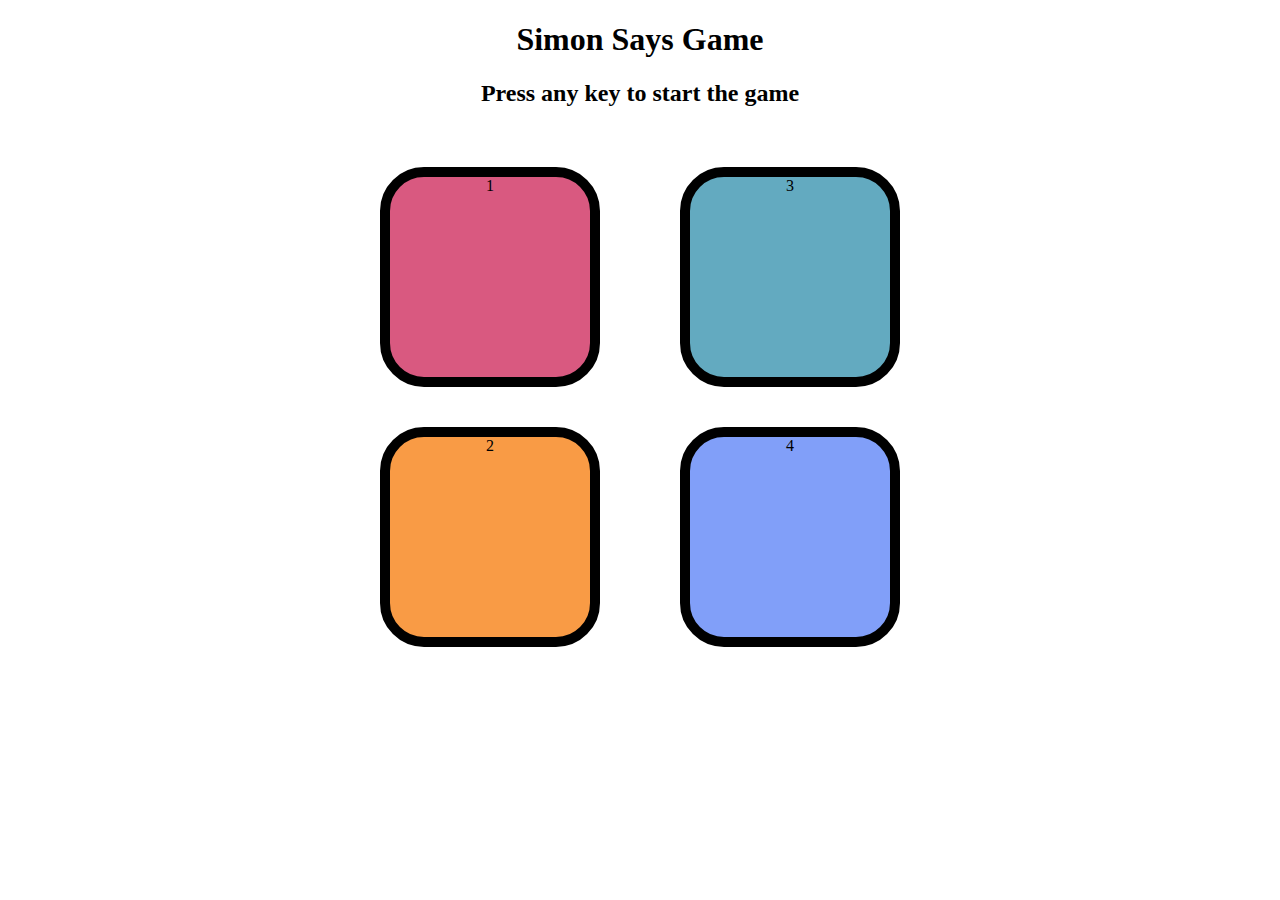
<file: index.html>
<!DOCTYPE html>
<html lang="en">
  <head>
    <meta charset="UTF-8" />
    <meta name="viewport" content="width=device-width, initial-scale=1.0" />
    <title>Simon Says Game</title>
    <link rel="stylesheet" href="style.css" />
  </head>
  <body>
    <h1>Simon Says Game</h1>
    <h2>Press any key to start the game</h2>

    <div class="btn-container">
      <div class="line-one">
        <div class="btn red" type="button" id="red">1</div>
        <div class="btn yellow" type="button" id="yellow">2</div>
      </div>
      <div class="line-two">
        <div class="btn green" type="button" id="green">3</div>
        <div class="btn purple" type="button" id="purple">4</div>
      </div>
    </div>

    <script src="app.js"></script>
  </body>
</html>
</file>
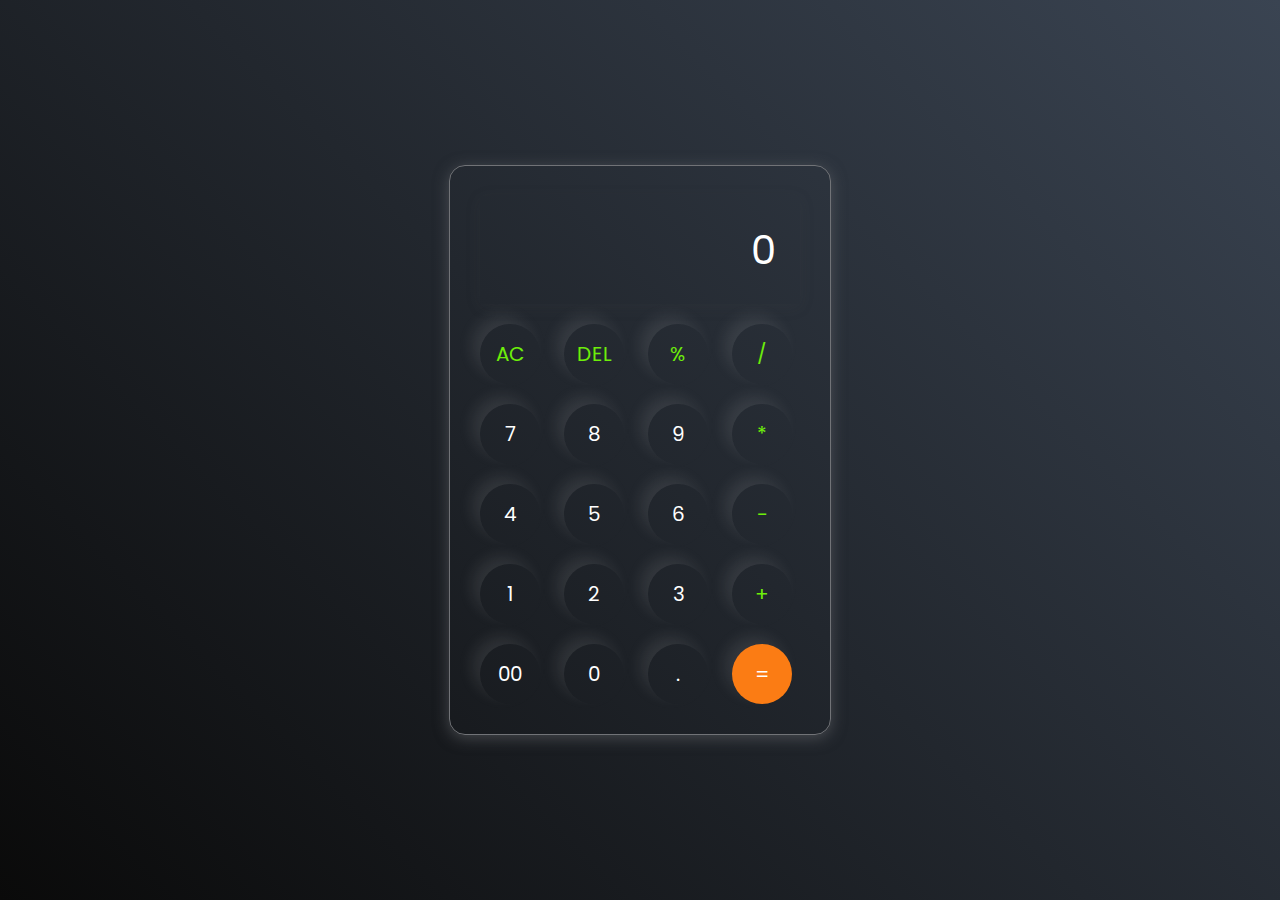
<file: Calculator/index.html>
<!DOCTYPE html>
<html lang="en">
<head>
    <meta charset="UTF-8">
    <meta name="viewport" content="width=device-width, initial-scale=1.0">
    <title>Calculator</title>
    <link rel="stylesheet" href="style.css">
</head>
<body>
    <div class="calculator">
            <input type="text" placeholder="0" id="inputBox">
        <div>
             <button class="operator">AC</button>
             <button class="operator">DEL</button>
             <button class="operator">%</button>
             <button class="operator">/</button>
        </div>
        <div>
             <button>7</button>
             <button>8</button>
             <button>9</button>
             <button class="operator">*</button>
        </div>
        <div>
             <button>4</button>
             <button>5</button>
             <button>6</button>
             <button class="operator">-</button>
        </div>
        <div>
             <button>1</button>
             <button>2</button>
             <button>3</button>
             <button class="operator">+</button>
        </div>
        <div>
             <button>00</button>
             <button>0</button>
             <button>.</button>
             <button class="equalBtn">=</button>
        </div>   
    </div>
    <script src="script.js"></script>
</body>
</html>
</file>
<file: style.css>
body {
  text-align: center;
}

.btn {
  height: 200px;
  width: 200px;
  border-radius: 20%;
  border: 10px solid black;
  margin: 2.5rem;
}

.btn-container {
  display: flex;
  justify-content: center;
}

.yellow {
  background-color: #f99b45;
}

.red {
  background-color: #d95980;
}

.purple {
  background-color: #819ff9;
}

.green {
  background-color: #63aac0;
}

.flash {
  background-color: white;
}

.userflash {
  background-color: green;
}
</file>
<file: Calculator/style.css>
@import url('https://fonts.googleapis.com/css2?family=Poppins:wght@500&display=swap');

*{
    margin: 0;
    padding: 0;
    box-sizing: border-box;
    font-family: 'Poppins', sans-serif;
}

body {
    width: 100%;
    height: 100vh;
    display: flex;
    justify-content: center;
    align-items: center;
    background: linear-gradient(45deg, #0a0a0a, #3a4452);
}

.calculator {
    border: 1px solid #717377;
    padding: 20px;
    border-radius: 16px;
    background-color: transparent;
    box-shadow: 0px 3px 15px rgba(113, 115, 119, 0.5);
}

input {
    width: 320px;
    border: none;
    padding: 24px;
    margin: 10px;
    background: transparent;
    box-shadow: 0px 3px 15px rgba(84, 84, 84, 0.1);
    font-size: 40px;
    text-align: right;
    cursor: pointer;
    color: #ffffff;
}

input::placeholder{
    color: #ffffff;
}

button{
    border: none;
    width: 60px;
    height: 60px;
    margin: 10px;
    border-radius: 50%;
    background: transparent;
    color: #ffffff;
    font-size: 20px;
    box-shadow: -8px -8px 15px rgba(225, 225, 225, 0.1);
    cursor: pointer;
}

.equalBtn{
    background-color: #fb7c14;
}

.operator{
    color: #6dee0a;
}
</file>
